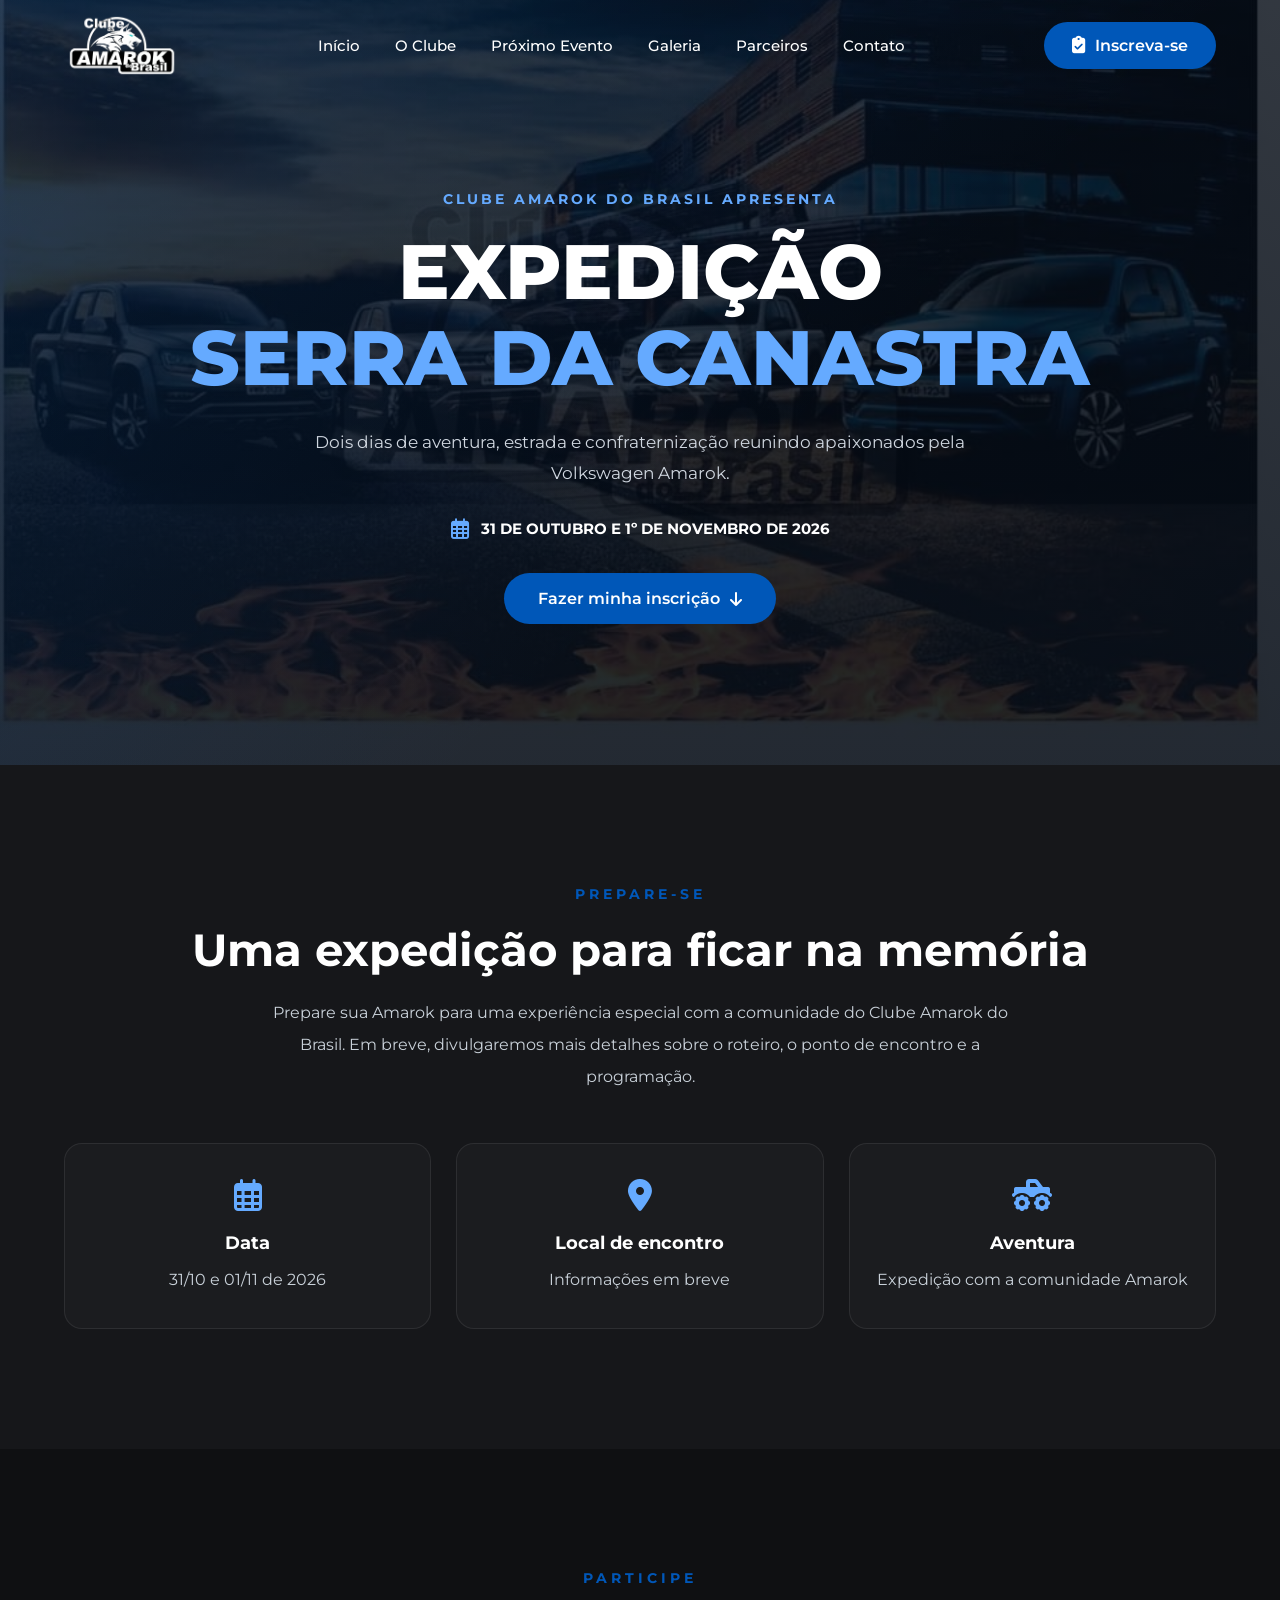
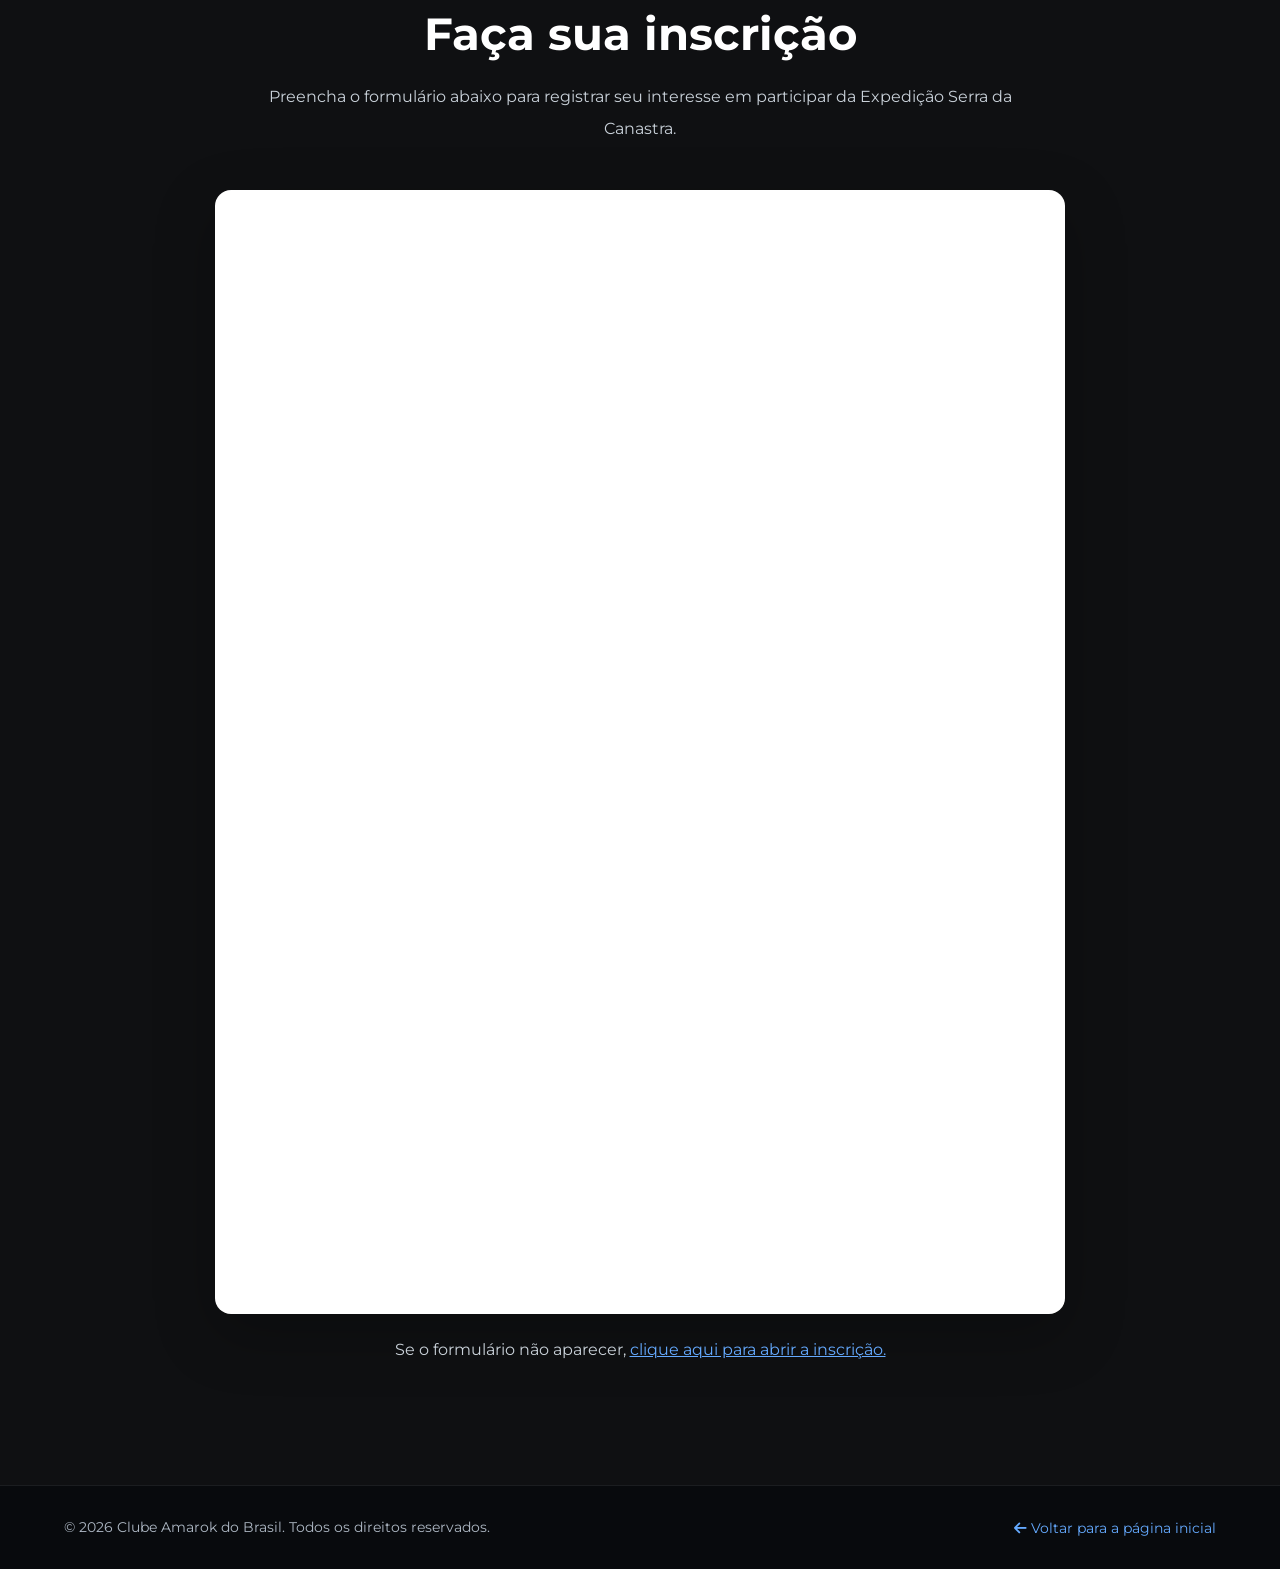
<file: pages/eventos.html>
<!DOCTYPE html>
<html lang="pt-BR">
<head>
    <meta charset="UTF-8">
    <meta name="viewport" content="width=device-width, initial-scale=1.0">

    <title>Expedição Serra da Canastra | Clube Amarok do Brasil</title>

    <meta
        name="description"
        content="Participe da Expedição Serra da Canastra do Clube Amarok do Brasil, nos dias 31 de outubro e 1º de novembro de 2026."
    >

    <link rel="preconnect" href="https://fonts.googleapis.com">
    <link rel="preconnect" href="https://fonts.gstatic.com" crossorigin>

    <link
        href="https://fonts.googleapis.com/css2?family=Montserrat:wght@300;400;500;600;700;800&display=swap"
        rel="stylesheet"
    >

    <link
        rel="stylesheet"
        href="https://cdnjs.cloudflare.com/ajax/libs/font-awesome/6.7.2/css/all.min.css"
    >

    <!-- CSS que o site já utiliza -->
    <link rel="stylesheet" href="../assets/css/style.css">
    <link rel="stylesheet" href="../assets/css/eventos.css">
</head>

<body>

    <!-- CABEÇALHO -->
    <header id="header">
        <div class="container">

            <a href="../index.html#inicio" class="logo">
                    <img
                         src="../assets/images/logos/logo.png"
                         alt="Clube Amarok do Brasil">
            </a>

            <nav>
                <ul>
                    <li><a href="../index.html#inicio">Início</a></li>
                    <li><a href="../index.html#clube">O Clube</a></li>
                    <li><a href="../index.html#eventos">Próximo Evento</a></li>
                    <li><a href="../index.html#galeria">Galeria</a></li>
                    <li><a href="../index.html#parceiros">Parceiros</a></li>
                    <li><a href="../index.html#contato">Contato</a></li>
                </ul>
            </nav>

            <a
                href="https://forms.gle/UxXoDBchXTdWiVW6A"
                class="btn-header"
                target="_blank"
                rel="noopener noreferrer"
            >
                <i class="fa-solid fa-clipboard-check"></i>
                Inscreva-se
            </a>

        </div>
    </header>

    <main>

        <!-- DESTAQUE DO EVENTO -->
        <section class="event-hero">

            <div class="event-overlay"></div>

            <div class="event-hero-content">

                <span class="event-subtitle">
                    CLUBE AMAROK DO BRASIL APRESENTA
                </span>

                <h1>
                    EXPEDIÇÃO<br>
                    <span>SERRA DA CANASTRA</span>
                </h1>

                <p>
                    Dois dias de aventura, estrada e confraternização
                    reunindo apaixonados pela Volkswagen Amarok.
                </p>

                <div class="event-date">
                    <i class="fa-regular fa-calendar-days"></i>
                    31 DE OUTUBRO E 1º DE NOVEMBRO DE 2026
                </div>

                <a href="#inscricao" class="btn-primary">
                    Fazer minha inscrição
                    <i class="fa-solid fa-arrow-down"></i>
                </a>

            </div>

        </section>

        <!-- INFORMAÇÕES -->
        <section class="event-info" id="informacoes">

            <div class="container">

                <span class="section-subtitle">PREPARE-SE</span>

                <h2 class="section-title">
                    Uma expedição para ficar na memória
                </h2>

                <p class="section-text">
                    Prepare sua Amarok para uma experiência especial
                    com a comunidade do Clube Amarok do Brasil.
                    Em breve, divulgaremos mais detalhes sobre o roteiro,
                    o ponto de encontro e a programação.
                </p>

                <div class="event-info-grid">

                    <article class="event-info-card">
                        <i class="fa-regular fa-calendar-days"></i>
                        <h3>Data</h3>
                        <p>31/10 e 01/11 de 2026</p>
                    </article>

                    <article class="event-info-card">
                        <i class="fa-solid fa-location-dot"></i>
                        <h3>Local de encontro</h3>
                        <p>Informações em breve</p>
                    </article>

                    <article class="event-info-card">
                        <i class="fa-solid fa-truck-monster"></i>
                        <h3>Aventura</h3>
                        <p>Expedição com a comunidade Amarok</p>
                    </article>

                </div>

            </div>

        </section>

        <!-- FORMULÁRIO DE INSCRIÇÃO -->
        <section class="event-registration" id="inscricao">

            <div class="container">

                <span class="section-subtitle">PARTICIPE</span>

                <h2 class="section-title">
                    Faça sua inscrição
                </h2>

                <p class="section-text">
                    Preencha o formulário abaixo para registrar seu
                    interesse em participar da Expedição Serra da Canastra.
                </p>

                <div class="form-container">

                    <iframe
                        src="https://docs.google.com/forms/d/e/1FAIpQLSd3mc9p_0w9h7436kYY_uDCqaWYwb0eKI1knhQEk7b4p3p3bA/viewform?embedded=true"
                        title="Formulário de inscrição — Expedição Serra da Canastra"
                        width="100%"
                        height="1100"
                        frameborder="0"
                        marginheight="0"
                        marginwidth="0"
                    >
                        Carregando formulário...
                    </iframe>

                </div>

                <p class="form-help">
                    Se o formulário não aparecer,
                    <a
                        href="https://forms.gle/UxXoDBchXTdWiVW6A"
                        target="_blank"
                        rel="noopener noreferrer"
                    >
                        clique aqui para abrir a inscrição.
                    </a>
                </p>

            </div>

        </section>

    </main>

   <!-- RODAPÉ -->
<footer class="event-footer">
    <div class="container">

        <p>
            &copy; 2026 Clube Amarok do Brasil.
            Todos os direitos reservados.
        </p>

        <a href="../index.html#inicio">
            <i class="fa-solid fa-arrow-left"></i>
            Voltar para a página inicial
        </a>

    </div>
</footer>

<script src="../assets/js/menu.js"></script>

</body>
</html>
</file>
<file: assets/css/style.css>
/* ===========================
   IMPORTAÇÕES
=========================== */

@import url("header.css");
@import url("hero.css");
@import url("sections.css");
@import url("footer.css");
@import url("responsive.css");

/* ===========================
   VARIÁVEIS
=========================== */

:root {
  --primary: #0057b8;
  --primary-dark: #003b7a;

  --dark: #0d1117;
  --dark-light: #161b22;

  --white: #ffffff;
  --gray: #c9d1d9;

  --border: rgba(255, 255, 255, 0.08);

  --container: 1200px;

  --radius: 18px;

  --transition: 0.35s ease;
}

/* ===========================
   RESET
=========================== */

* {
  margin: 0;
  padding: 0;
  box-sizing: border-box;
}

html {
  scroll-behavior: smooth;
}

body {
  font-family: "Montserrat", sans-serif;

  background: var(--dark);

  color: var(--white);

  overflow-x: hidden;
}

img {
  max-width: 100%;

  display: block;
}

a {
  text-decoration: none;
}

ul {
  list-style: none;
}

.container {
  width: min(90%, 1200px);

  margin: auto;
}

/* ===========================
   BOTÕES
=========================== */

.btn-primary {
  display: inline-flex;

  align-items: center;

  justify-content: center;

  gap: 10px;

  padding: 16px 34px;

  border-radius: 50px;

  background: var(--primary);

  color: white;

  font-weight: 600;

  transition: var(--transition);
}

.btn-primary:hover {
  background: var(--primary-dark);

  transform: translateY(-3px);
}

.btn-secondary {
  display: inline-flex;

  align-items: center;

  justify-content: center;

  padding: 16px 34px;

  border: 2px solid white;

  border-radius: 50px;

  color: white;

  transition: var(--transition);
}

.btn-secondary:hover {
  background: white;

  color: black;
}

/* ===========================
   TÍTULOS
=========================== */

.section-subtitle {
  color: var(--primary);

  font-size: 0.9rem;

  letter-spacing: 4px;

  font-weight: 700;

  text-transform: uppercase;

  display: block;

  margin-bottom: 15px;

  text-align: center;
}

.section-title {
  font-size: 2.8rem;

  text-align: center;

  margin-bottom: 20px;
}

.section-text {
  max-width: 750px;

  margin: auto;

  text-align: center;

  color: var(--gray);

  line-height: 32px;
}
</file>
<file: assets/css/eventos.css>
/* ===========================
   PÁGINA DO EVENTO
=========================== */

.event-hero {
  position: relative;
  min-height: 85vh;
  padding: 150px 20px 100px;
  display: flex;
  align-items: center;
  justify-content: center;
  text-align: center;
  background:
    linear-gradient(rgba(5, 12, 22, 0.82), rgba(5, 12, 22, 0.88)),
    url("../images/hero/hero.jpg") center/cover no-repeat;
}

.event-overlay {
  position: absolute;
  inset: 0;
  background: linear-gradient(135deg, rgba(0, 87, 184, 0.18), transparent 60%);
}

.event-hero-content {
  position: relative;
  z-index: 1;
  max-width: 950px;
  margin: auto;
}

.event-subtitle {
  display: block;
  margin-bottom: 22px;
  color: #65aaff;
  font-weight: 700;
  font-size: 0.85rem;
  letter-spacing: 3px;
}

.event-hero h1 {
  font-size: clamp(2.5rem, 6vw, 5rem);
  line-height: 1.12;
  font-weight: 800;
  margin-bottom: 25px;
}

.event-hero h1 span {
  color: #65aaff;
}

.event-hero-content > p {
  max-width: 720px;
  margin: 0 auto 30px;
  color: #d0d7e0;
  font-size: 1.08rem;
  line-height: 1.8;
}

.event-date {
  display: flex;
  align-items: center;
  justify-content: center;
  flex-wrap: wrap;
  gap: 12px;
  margin-bottom: 35px;
  color: #fff;
  font-size: 0.95rem;
  font-weight: 700;
}

.event-date i {
  color: #65aaff;
  font-size: 1.3rem;
}

/* INFORMAÇÕES */

.event-info {
  background: #16171a;
}

.event-info-grid {
  display: grid;
  grid-template-columns: repeat(3, minmax(0, 1fr));
  gap: 25px;
  margin-top: 50px;
}

.event-info-card {
  padding: 35px 25px;
  text-align: center;
  background: #1b1c1f;
  border: 1px solid rgba(255, 255, 255, 0.08);
  border-radius: 18px;
  transition: 0.3s ease;
}

.event-info-card:hover {
  transform: translateY(-5px);
  border-color: rgba(0, 87, 184, 0.6);
}

.event-info-card > i {
  margin-bottom: 20px;
  color: #65aaff;
  font-size: 2rem;
}

.event-info-card h3 {
  margin-bottom: 12px;
  font-size: 1.15rem;
}

.event-info-card p {
  color: #c9d1d9;
  line-height: 1.7;
}

/* INSCRIÇÃO */

.event-registration {
  background: #0f1012;
  scroll-margin-top: 100px;
}

.form-container {
  width: 100%;
  max-width: 850px;
  margin: 45px auto 0;
  padding: 12px;
  overflow: hidden;
  background: #fff;
  border-radius: 16px;
  box-shadow: 0 20px 60px rgba(0, 0, 0, 0.25);
}

.form-container iframe {
  display: block;
  width: 100%;
  min-height: 1100px;
  border: 0;
  border-radius: 10px;
  background: #fff;
}

.form-help {
  margin-top: 22px;
  text-align: center;
  color: #c9d1d9;
  line-height: 1.8;
}

.form-help a {
  color: #65aaff;
  text-decoration: underline;
}

/* RODAPÉ */

.event-footer {
  padding: 30px 0;
  background: #080a0d;
  border-top: 1px solid rgba(255, 255, 255, 0.08);
}

.event-footer .container {
  display: flex;
  align-items: center;
  justify-content: space-between;
  gap: 20px;
}

.event-footer p {
  color: #aeb8c4;
  font-size: 0.85rem;
  line-height: 1.7;
}

.event-footer a {
  color: #65aaff;
  font-size: 0.9rem;
}

/* CELULARES E TABLETS */

@media (max-width: 900px) {
  .event-info-grid {
    grid-template-columns: 1fr;
  }

  .event-footer .container {
    flex-direction: column;
    text-align: center;
  }
}

@media (max-width: 700px) {
  .event-hero {
    min-height: auto;
    padding: 145px 20px 85px;
  }

  .event-subtitle {
    font-size: 0.72rem;
    letter-spacing: 2px;
  }

  .event-hero-content > p {
    font-size: 0.98rem;
  }

  .event-date {
    font-size: 0.82rem;
    line-height: 1.8;
  }

  .form-container {
    padding: 5px;
    margin-top: 30px;
    border-radius: 10px;
  }

  .form-container iframe {
    min-height: 1250px;
  }
}
</file>
